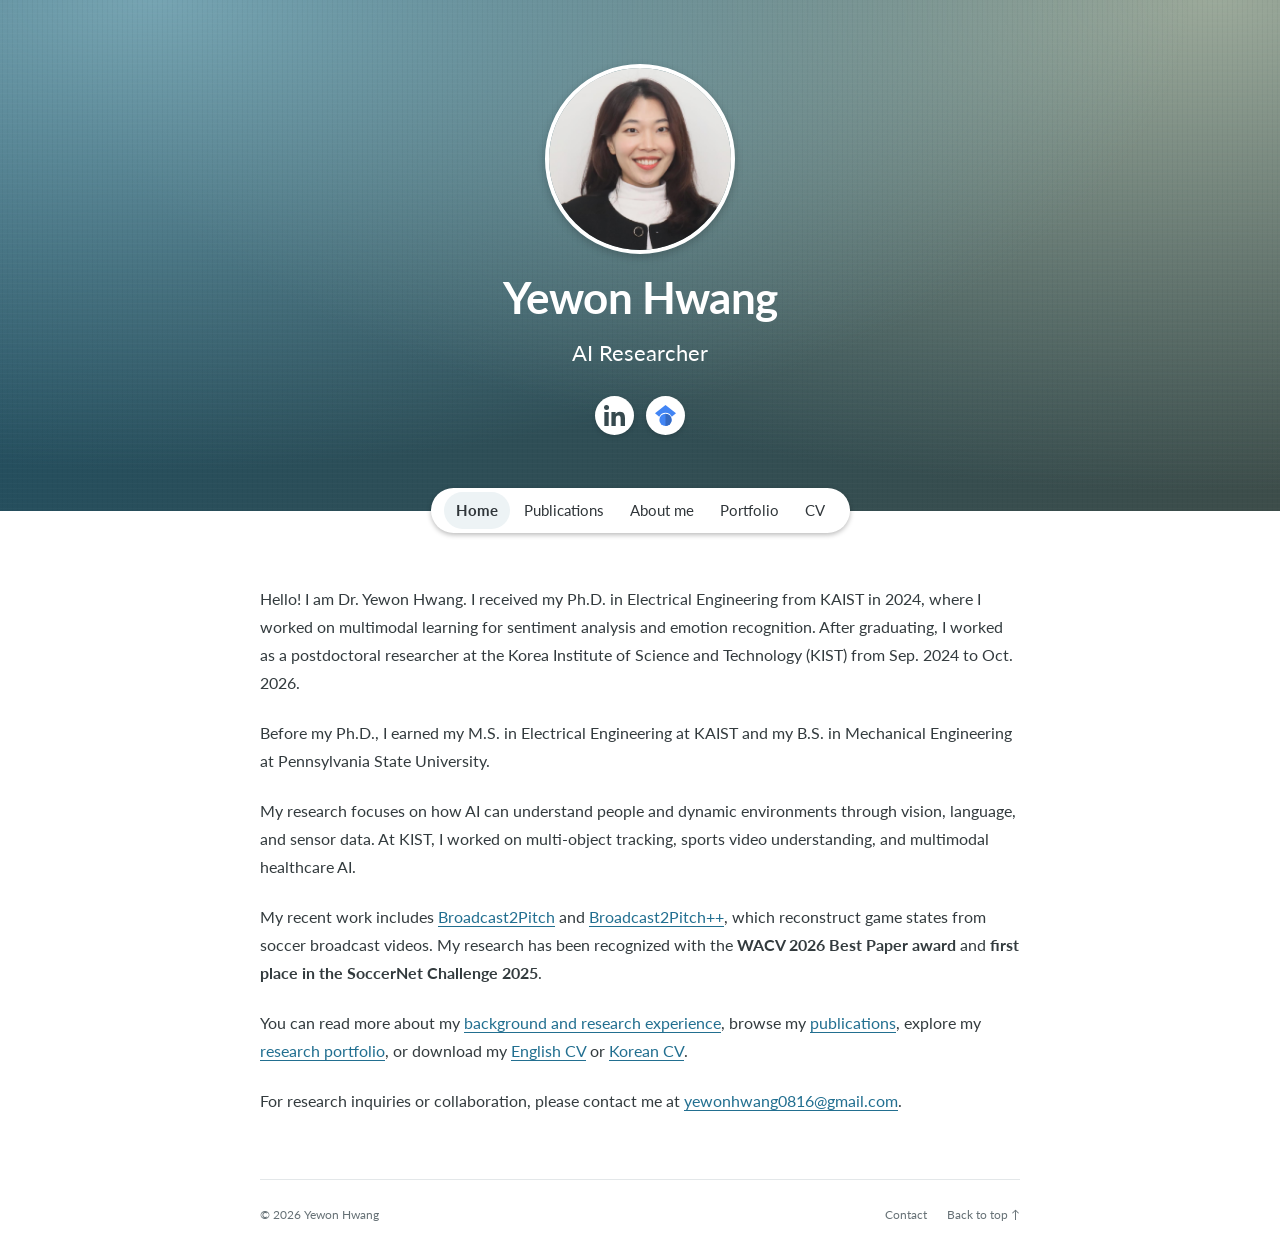
<file: index.html>
<!doctype html>
<html lang="en">
<head>
  <meta charset="utf-8">
  <meta name="viewport" content="width=device-width, initial-scale=1">
  <meta name="theme-color" content="#315b67">
  <meta name="description" content="Yewon Hwang, AI researcher. Computer vision, multimodal learning, and intelligent systems.">
  <title>Yewon Hwang</title>
  <link rel="icon" href="./assets/images/favicon.svg" type="image/svg+xml">
  <link rel="stylesheet" href="./assets/css/style.css?v=subtitle-23">
  <script src="./assets/js/script.js" defer></script>
</head>
<body>
<a class="skip-link" href="#main">Skip to content</a>
<header class="profile-header" id="top">
  <div class="profile">
    <a class="portrait-link" href="./index.html" aria-label="Yewon Hwang home"><img src="./assets/images/yewon.png" width="190" height="190" alt="Portrait of Yewon Hwang" fetchpriority="high"></a>
    <h1><a href="./index.html">Yewon Hwang</a></h1>
    <p class="profile-role">AI Researcher</p>
    <div class="social-links"><a href="https://www.linkedin.com/in/yhwang16/" aria-label="LinkedIn" title="LinkedIn"><svg viewBox="0 0 24 24" aria-hidden="true" fill="currentColor"><path d="M5.37 24H.39V7.98h4.98zM2.88 5.79A2.89 2.89 0 1 1 2.9 0a2.89 2.89 0 0 1-.02 5.79zM24 24h-4.97v-7.8c0-1.86-.04-4.25-2.59-4.25-2.59 0-2.99 2.02-2.99 4.12V24H8.48V7.98h4.77v2.19h.07c.66-1.26 2.29-2.59 4.71-2.59 5.04 0 5.97 3.32 5.97 7.63z"/></svg></a><a href="https://scholar.google.com/citations?user=3Ul3fwwAAAAJ&amp;hl=en" aria-label="Google Scholar" title="Google Scholar"><svg viewBox="0 0 24 24" aria-hidden="true"><path fill="#4285F4" d="M12 0 0 9.5l4.838 3.94A7.96 7.96 0 0 1 12 9a7.96 7.96 0 0 1 7.162 4.44L24 9.5z"/><circle fill="#4285F4" cx="12" cy="17" r="7"/><path fill="#356AC3" d="M12 10a7 7 0 0 1 0 14z"/></svg></a></div>
  </div>
</header>
<div class="nav-wrap"><nav aria-label="Main navigation"><a href="./index.html" aria-current="page">Home</a><a href="./publications.html">Publications</a><a href="./experience.html">About me</a><a href="./portfolio.html">Portfolio</a><a href="./cv.html">CV</a></nav></div>
<main id="main"><section id="about" class="home-intro" aria-label="About Yewon Hwang">
<p>Hello! I am Dr. Yewon Hwang. I received my Ph.D. in Electrical Engineering from KAIST in 2024, where I worked on multimodal learning for sentiment analysis and emotion recognition. After graduating, I worked as a postdoctoral researcher at the Korea Institute of Science and Technology (KIST) from Sep. 2024 to Oct. 2026.</p>
<p>Before my Ph.D., I earned my M.S. in Electrical Engineering at KAIST and my B.S. in Mechanical Engineering at Pennsylvania State University.</p>
<p>My research focuses on how AI can understand people and dynamic environments through vision, language, and sensor data. At KIST, I worked on multi-object tracking, sports video understanding, and multimodal healthcare AI.</p>
<p>My recent work includes <a href="./publications/broadcast2pitch.pdf">Broadcast2Pitch</a> and <a href="./publications/broadcast2pitch++.pdf">Broadcast2Pitch++</a>, which reconstruct game states from soccer broadcast videos. My research has been recognized with the <strong>WACV 2026 Best Paper award</strong> and <strong>first place in the SoccerNet Challenge 2025</strong>.</p>
<p>You can read more about my <a href="./experience.html">background and research experience</a>, browse my <a href="./publications.html">publications</a>, explore my <a href="./portfolio.html">research portfolio</a>, or download my <a href="./cv/cv_2026_en.pdf" download>English CV</a> or <a href="./cv/cv_2026_ko.pdf" download>Korean CV</a>.</p>
<p id="contact">For research inquiries or collaboration, please contact me at <a href="mailto:yewonhwang0816@gmail.com">yewonhwang0816@gmail.com</a>.</p>
</section></main>
<footer><p>© 2026 Yewon Hwang</p><a href="mailto:yewonhwang0816@gmail.com">Contact</a><a href="#top">Back to top ↑</a></footer>
</body>
</html>
</file>
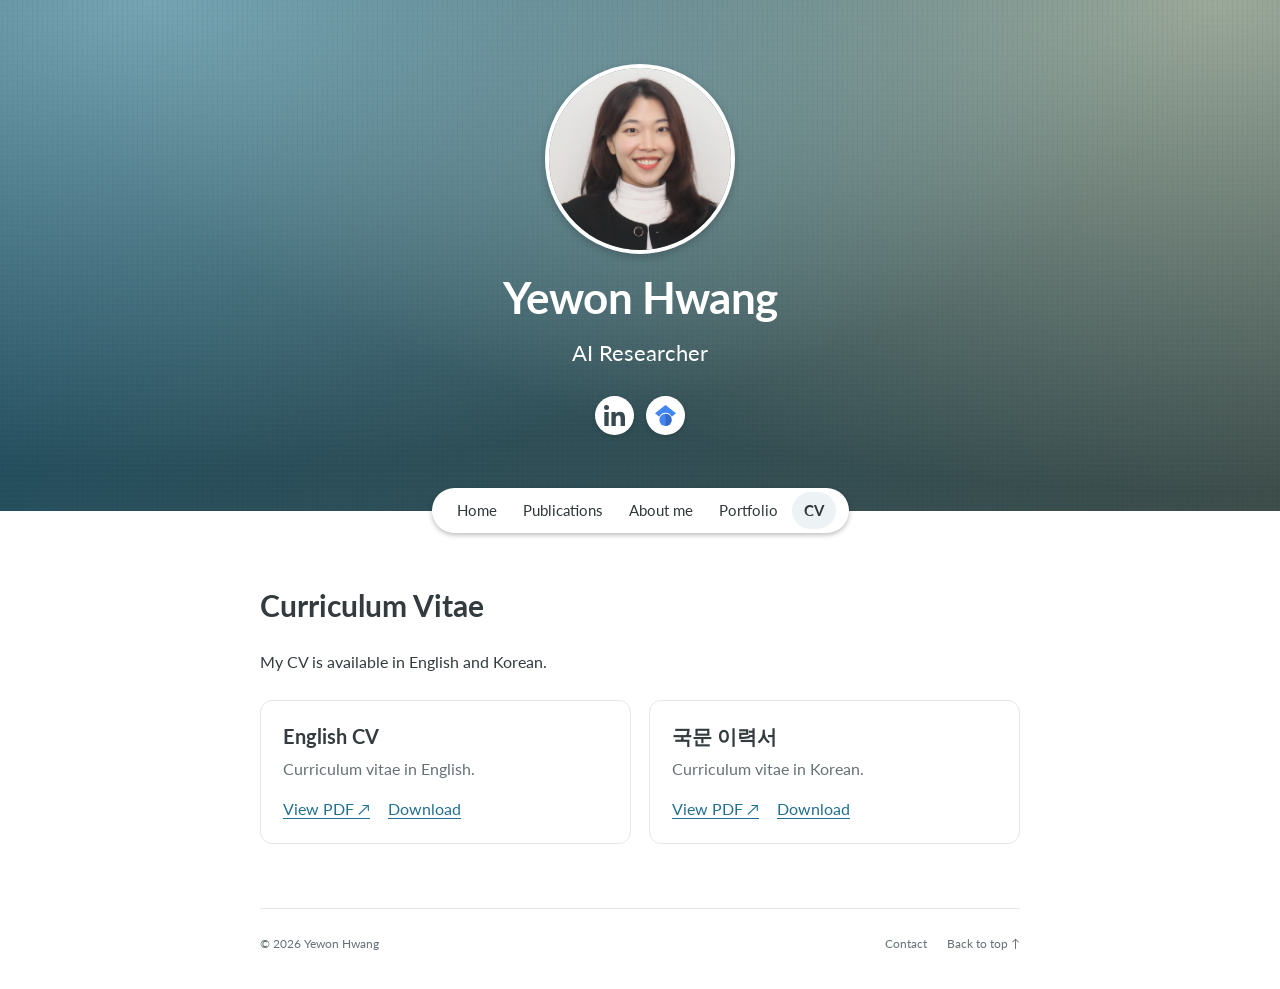
<file: cv.html>
<!doctype html>
<html lang="en">
<head>
  <meta charset="utf-8">
  <meta name="viewport" content="width=device-width, initial-scale=1">
  <meta name="theme-color" content="#315b67">
  <meta name="description" content="Yewon Hwang, AI researcher. Computer vision, multimodal learning, and intelligent systems.">
  <title>CV | Yewon Hwang</title>
  <link rel="icon" href="./assets/images/favicon.svg" type="image/svg+xml">
  <link rel="stylesheet" href="./assets/css/style.css?v=subtitle-23">
  <script src="./assets/js/script.js" defer></script>
</head>
<body>
<a class="skip-link" href="#main">Skip to content</a>
<header class="profile-header" id="top">
  <div class="profile">
    <a class="portrait-link" href="./index.html" aria-label="Yewon Hwang home"><img src="./assets/images/yewon.png" width="190" height="190" alt="Portrait of Yewon Hwang" fetchpriority="high"></a>
    <h1><a href="./index.html">Yewon Hwang</a></h1>
    <p class="profile-role">AI Researcher</p>
    <div class="social-links"><a href="https://www.linkedin.com/in/yhwang16/" aria-label="LinkedIn" title="LinkedIn"><svg viewBox="0 0 24 24" aria-hidden="true" fill="currentColor"><path d="M5.37 24H.39V7.98h4.98zM2.88 5.79A2.89 2.89 0 1 1 2.9 0a2.89 2.89 0 0 1-.02 5.79zM24 24h-4.97v-7.8c0-1.86-.04-4.25-2.59-4.25-2.59 0-2.99 2.02-2.99 4.12V24H8.48V7.98h4.77v2.19h.07c.66-1.26 2.29-2.59 4.71-2.59 5.04 0 5.97 3.32 5.97 7.63z"/></svg></a><a href="https://scholar.google.com/citations?user=3Ul3fwwAAAAJ&amp;hl=en" aria-label="Google Scholar" title="Google Scholar"><svg viewBox="0 0 24 24" aria-hidden="true"><path fill="#4285F4" d="M12 0 0 9.5l4.838 3.94A7.96 7.96 0 0 1 12 9a7.96 7.96 0 0 1 7.162 4.44L24 9.5z"/><circle fill="#4285F4" cx="12" cy="17" r="7"/><path fill="#356AC3" d="M12 10a7 7 0 0 1 0 14z"/></svg></a></div>
  </div>
</header>
<div class="nav-wrap"><nav aria-label="Main navigation"><a href="./index.html">Home</a><a href="./publications.html">Publications</a><a href="./experience.html">About me</a><a href="./portfolio.html">Portfolio</a><a href="./cv.html" aria-current="page">CV</a></nav></div>
<main id="main"><section class="doc-section" aria-labelledby="cv-title">
<h2 id="cv-title">Curriculum Vitae</h2>
<p>My CV is available in English and Korean.</p>
<div class="doc-cards">
<article class="doc-card"><h3>English CV</h3><p>Curriculum vitae in English.</p><p class="doc-links"><a href="./cv/cv_2026_en.pdf">View PDF ↗</a><a href="./cv/cv_2026_en.pdf" download>Download</a></p></article>
<article class="doc-card" lang="ko"><h3>국문 이력서</h3><p lang="en">Curriculum vitae in Korean.</p><p class="doc-links" lang="en"><a href="./cv/cv_2026_ko.pdf">View PDF ↗</a><a href="./cv/cv_2026_ko.pdf" download>Download</a></p></article>
</div>
</section></main>
<footer><p>© 2026 Yewon Hwang</p><a href="mailto:yewonhwang0816@gmail.com">Contact</a><a href="#top">Back to top ↑</a></footer>
</body>
</html>
</file>
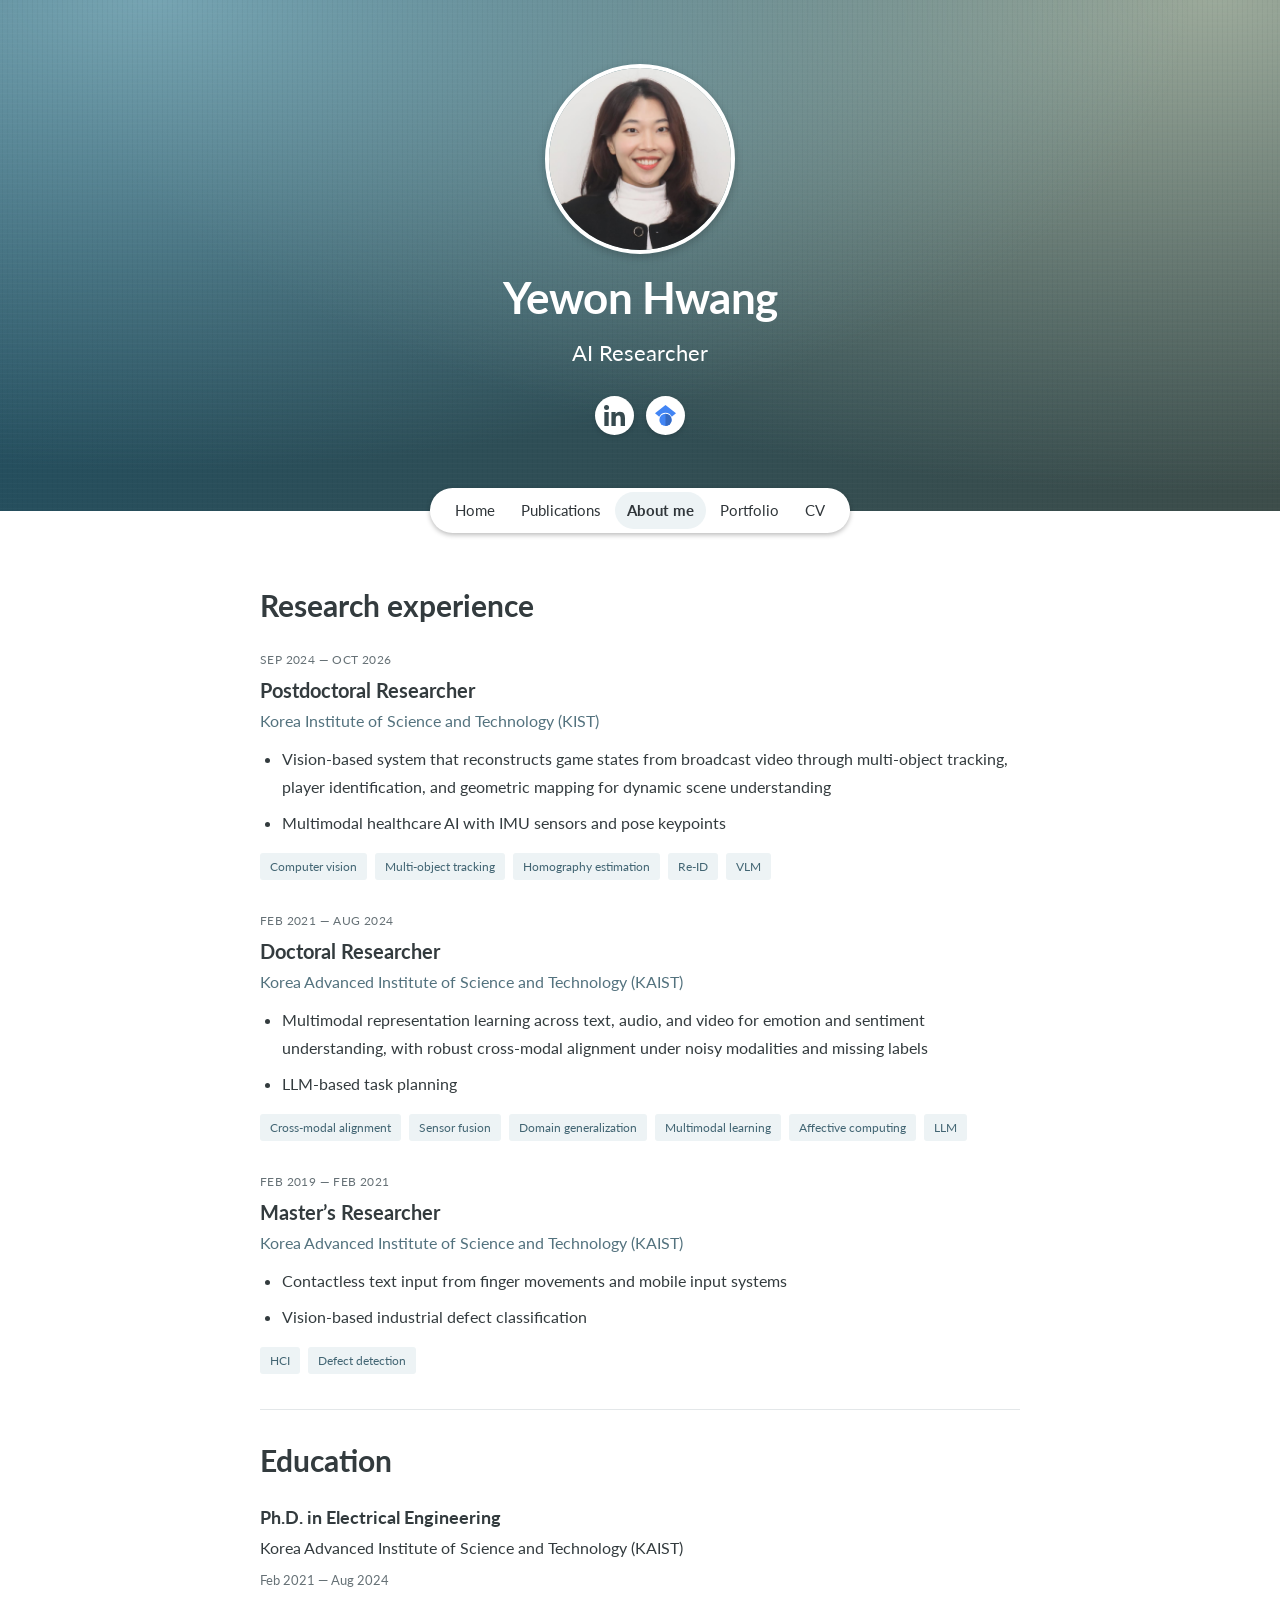
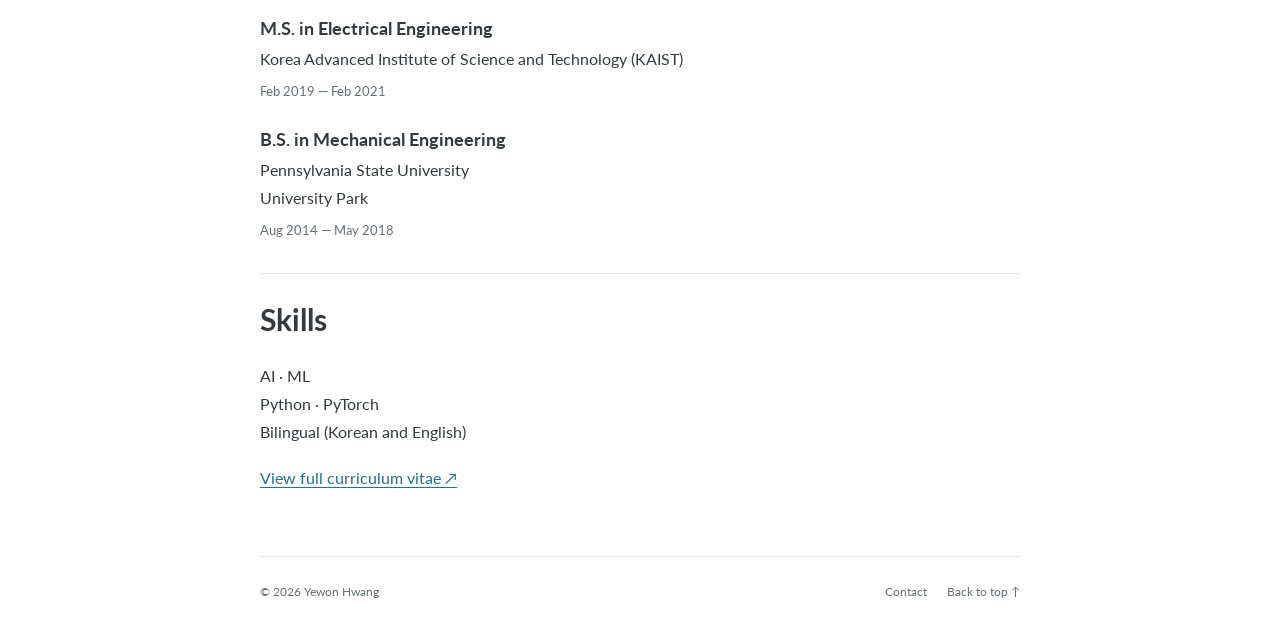
<file: experience.html>
<!doctype html>
<html lang="en">
<head>
  <meta charset="utf-8">
  <meta name="viewport" content="width=device-width, initial-scale=1">
  <meta name="theme-color" content="#315b67">
  <meta name="description" content="Yewon Hwang, AI researcher. Computer vision, multimodal learning, and intelligent systems.">
  <title>About me | Yewon Hwang</title>
  <link rel="icon" href="./assets/images/favicon.svg" type="image/svg+xml">
  <link rel="stylesheet" href="./assets/css/style.css?v=subtitle-23">
  <script src="./assets/js/script.js" defer></script>
</head>
<body>
<a class="skip-link" href="#main">Skip to content</a>
<header class="profile-header" id="top">
  <div class="profile">
    <a class="portrait-link" href="./index.html" aria-label="Yewon Hwang home"><img src="./assets/images/yewon.png" width="190" height="190" alt="Portrait of Yewon Hwang" fetchpriority="high"></a>
    <h1><a href="./index.html">Yewon Hwang</a></h1>
    <p class="profile-role">AI Researcher</p>
    <div class="social-links"><a href="https://www.linkedin.com/in/yhwang16/" aria-label="LinkedIn" title="LinkedIn"><svg viewBox="0 0 24 24" aria-hidden="true" fill="currentColor"><path d="M5.37 24H.39V7.98h4.98zM2.88 5.79A2.89 2.89 0 1 1 2.9 0a2.89 2.89 0 0 1-.02 5.79zM24 24h-4.97v-7.8c0-1.86-.04-4.25-2.59-4.25-2.59 0-2.99 2.02-2.99 4.12V24H8.48V7.98h4.77v2.19h.07c.66-1.26 2.29-2.59 4.71-2.59 5.04 0 5.97 3.32 5.97 7.63z"/></svg></a><a href="https://scholar.google.com/citations?user=3Ul3fwwAAAAJ&amp;hl=en" aria-label="Google Scholar" title="Google Scholar"><svg viewBox="0 0 24 24" aria-hidden="true"><path fill="#4285F4" d="M12 0 0 9.5l4.838 3.94A7.96 7.96 0 0 1 12 9a7.96 7.96 0 0 1 7.162 4.44L24 9.5z"/><circle fill="#4285F4" cx="12" cy="17" r="7"/><path fill="#356AC3" d="M12 10a7 7 0 0 1 0 14z"/></svg></a></div>
  </div>
</header>
<div class="nav-wrap"><nav aria-label="Main navigation"><a href="./index.html">Home</a><a href="./publications.html">Publications</a><a href="./experience.html" aria-current="page">About me</a><a href="./portfolio.html">Portfolio</a><a href="./cv.html">CV</a></nav></div>
<main id="main"><section id="experience" class="section career"><div><div class="section-heading"><h2>Research experience</h2></div><article class="timeline-entry"><p class="date">SEP 2024 — OCT 2026</p><h3>Postdoctoral Researcher</h3><p class="institution">Korea Institute of Science and Technology (KIST)</p><ul><li>Vision-based system that reconstructs game states from broadcast video through multi-object tracking, player identification, and geometric mapping for dynamic scene understanding</li><li>Multimodal healthcare AI with IMU sensors and pose keypoints</li></ul><div class="tags"><span>Computer vision</span><span>Multi-object tracking</span><span>Homography estimation</span><span>Re-ID</span><span>VLM</span></div></article>
<article class="timeline-entry"><p class="date">FEB 2021 — AUG 2024</p><h3>Doctoral Researcher</h3><p class="institution">Korea Advanced Institute of Science and Technology (KAIST)</p><ul><li>Multimodal representation learning across text, audio, and video for emotion and sentiment understanding, with robust cross-modal alignment under noisy modalities and missing labels</li><li>LLM-based task planning</li></ul><div class="tags"><span>Cross-modal alignment</span><span>Sensor fusion</span><span>Domain generalization</span><span>Multimodal learning</span><span>Affective computing</span><span>LLM</span></div></article>
<article class="timeline-entry"><p class="date">FEB 2019 — FEB 2021</p><h3>Master’s Researcher</h3><p class="institution">Korea Advanced Institute of Science and Technology (KAIST)</p><ul><li>Contactless text input from finger movements and mobile input systems</li><li>Vision-based industrial defect classification</li></ul><div class="tags"><span>HCI</span><span>Defect detection</span></div></article></div><aside id="education" class="education-panel"><h2>Education</h2><h3>Ph.D. in Electrical Engineering</h3><p>Korea Advanced Institute of Science and Technology (KAIST)</p><span>Feb 2021 — Aug 2024</span><h3>M.S. in Electrical Engineering</h3><p>Korea Advanced Institute of Science and Technology (KAIST)</p><span>Feb 2019 — Feb 2021</span><h3>B.S. in Mechanical Engineering</h3><p>Pennsylvania State University<br>University Park</p><span>Aug 2014 — May 2018</span><div class="panel-bottom"><h2>Skills</h2><p>AI · ML<br>Python · PyTorch<br>Bilingual (Korean and English)</p><a class="text-link" href="./cv.html">View full curriculum vitae ↗</a></div></aside></section></main>
<footer><p>© 2026 Yewon Hwang</p><a href="mailto:yewonhwang0816@gmail.com">Contact</a><a href="#top">Back to top ↑</a></footer>
</body>
</html>
</file>
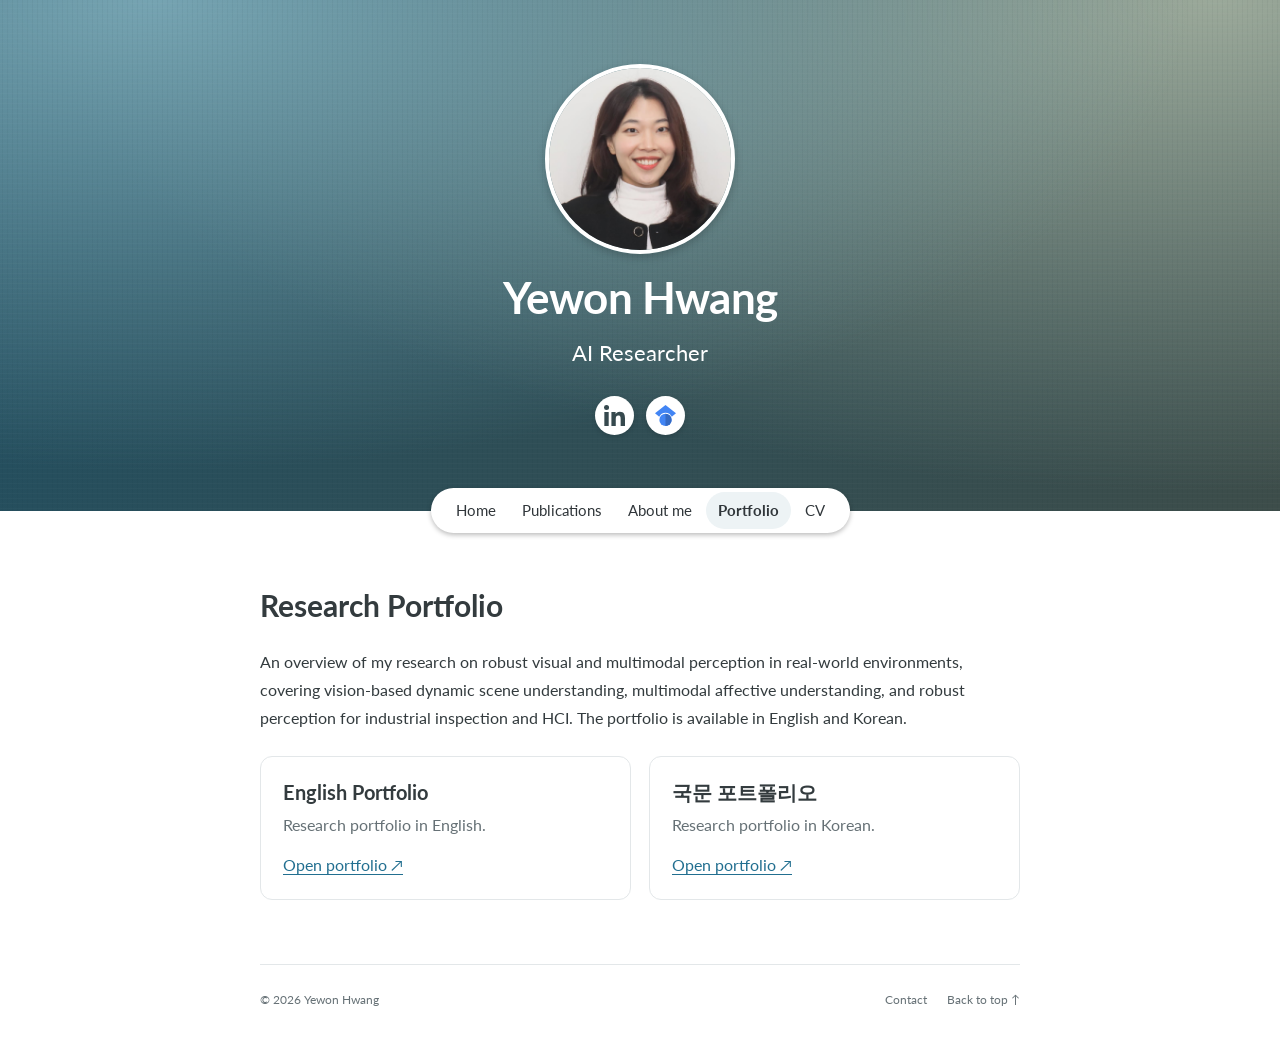
<file: portfolio.html>
<!doctype html>
<html lang="en">
<head>
  <meta charset="utf-8">
  <meta name="viewport" content="width=device-width, initial-scale=1">
  <meta name="theme-color" content="#315b67">
  <meta name="description" content="Yewon Hwang, AI researcher. Computer vision, multimodal learning, and intelligent systems.">
  <title>Portfolio | Yewon Hwang</title>
  <link rel="icon" href="./assets/images/favicon.svg" type="image/svg+xml">
  <link rel="stylesheet" href="./assets/css/style.css?v=subtitle-23">
  <script src="./assets/js/script.js" defer></script>
</head>
<body>
<a class="skip-link" href="#main">Skip to content</a>
<header class="profile-header" id="top">
  <div class="profile">
    <a class="portrait-link" href="./index.html" aria-label="Yewon Hwang home"><img src="./assets/images/yewon.png" width="190" height="190" alt="Portrait of Yewon Hwang" fetchpriority="high"></a>
    <h1><a href="./index.html">Yewon Hwang</a></h1>
    <p class="profile-role">AI Researcher</p>
    <div class="social-links"><a href="https://www.linkedin.com/in/yhwang16/" aria-label="LinkedIn" title="LinkedIn"><svg viewBox="0 0 24 24" aria-hidden="true" fill="currentColor"><path d="M5.37 24H.39V7.98h4.98zM2.88 5.79A2.89 2.89 0 1 1 2.9 0a2.89 2.89 0 0 1-.02 5.79zM24 24h-4.97v-7.8c0-1.86-.04-4.25-2.59-4.25-2.59 0-2.99 2.02-2.99 4.12V24H8.48V7.98h4.77v2.19h.07c.66-1.26 2.29-2.59 4.71-2.59 5.04 0 5.97 3.32 5.97 7.63z"/></svg></a><a href="https://scholar.google.com/citations?user=3Ul3fwwAAAAJ&amp;hl=en" aria-label="Google Scholar" title="Google Scholar"><svg viewBox="0 0 24 24" aria-hidden="true"><path fill="#4285F4" d="M12 0 0 9.5l4.838 3.94A7.96 7.96 0 0 1 12 9a7.96 7.96 0 0 1 7.162 4.44L24 9.5z"/><circle fill="#4285F4" cx="12" cy="17" r="7"/><path fill="#356AC3" d="M12 10a7 7 0 0 1 0 14z"/></svg></a></div>
  </div>
</header>
<div class="nav-wrap"><nav aria-label="Main navigation"><a href="./index.html">Home</a><a href="./publications.html">Publications</a><a href="./experience.html">About me</a><a href="./portfolio.html" aria-current="page">Portfolio</a><a href="./cv.html">CV</a></nav></div>
<main id="main"><section class="doc-section" aria-labelledby="portfolio-title">
<h2 id="portfolio-title">Research Portfolio</h2>
<p>An overview of my research on robust visual and multimodal perception in real-world environments, covering vision-based dynamic scene understanding, multimodal affective understanding, and robust perception for industrial inspection and HCI. The portfolio is available in English and Korean.</p>
<div class="doc-cards">
<article class="doc-card"><h3>English Portfolio</h3><p>Research portfolio in English.</p><p class="doc-links"><a href="./portfolio/portfolio_integrated_en.html">Open portfolio ↗</a></p></article>
<article class="doc-card" lang="ko"><h3>국문 포트폴리오</h3><p lang="en">Research portfolio in Korean.</p><p class="doc-links" lang="en"><a href="./portfolio/portfolio_integrated.html">Open portfolio ↗</a></p></article>
</div>
</section></main>
<footer><p>© 2026 Yewon Hwang</p><a href="mailto:yewonhwang0816@gmail.com">Contact</a><a href="#top">Back to top ↑</a></footer>
</body>
</html>
</file>
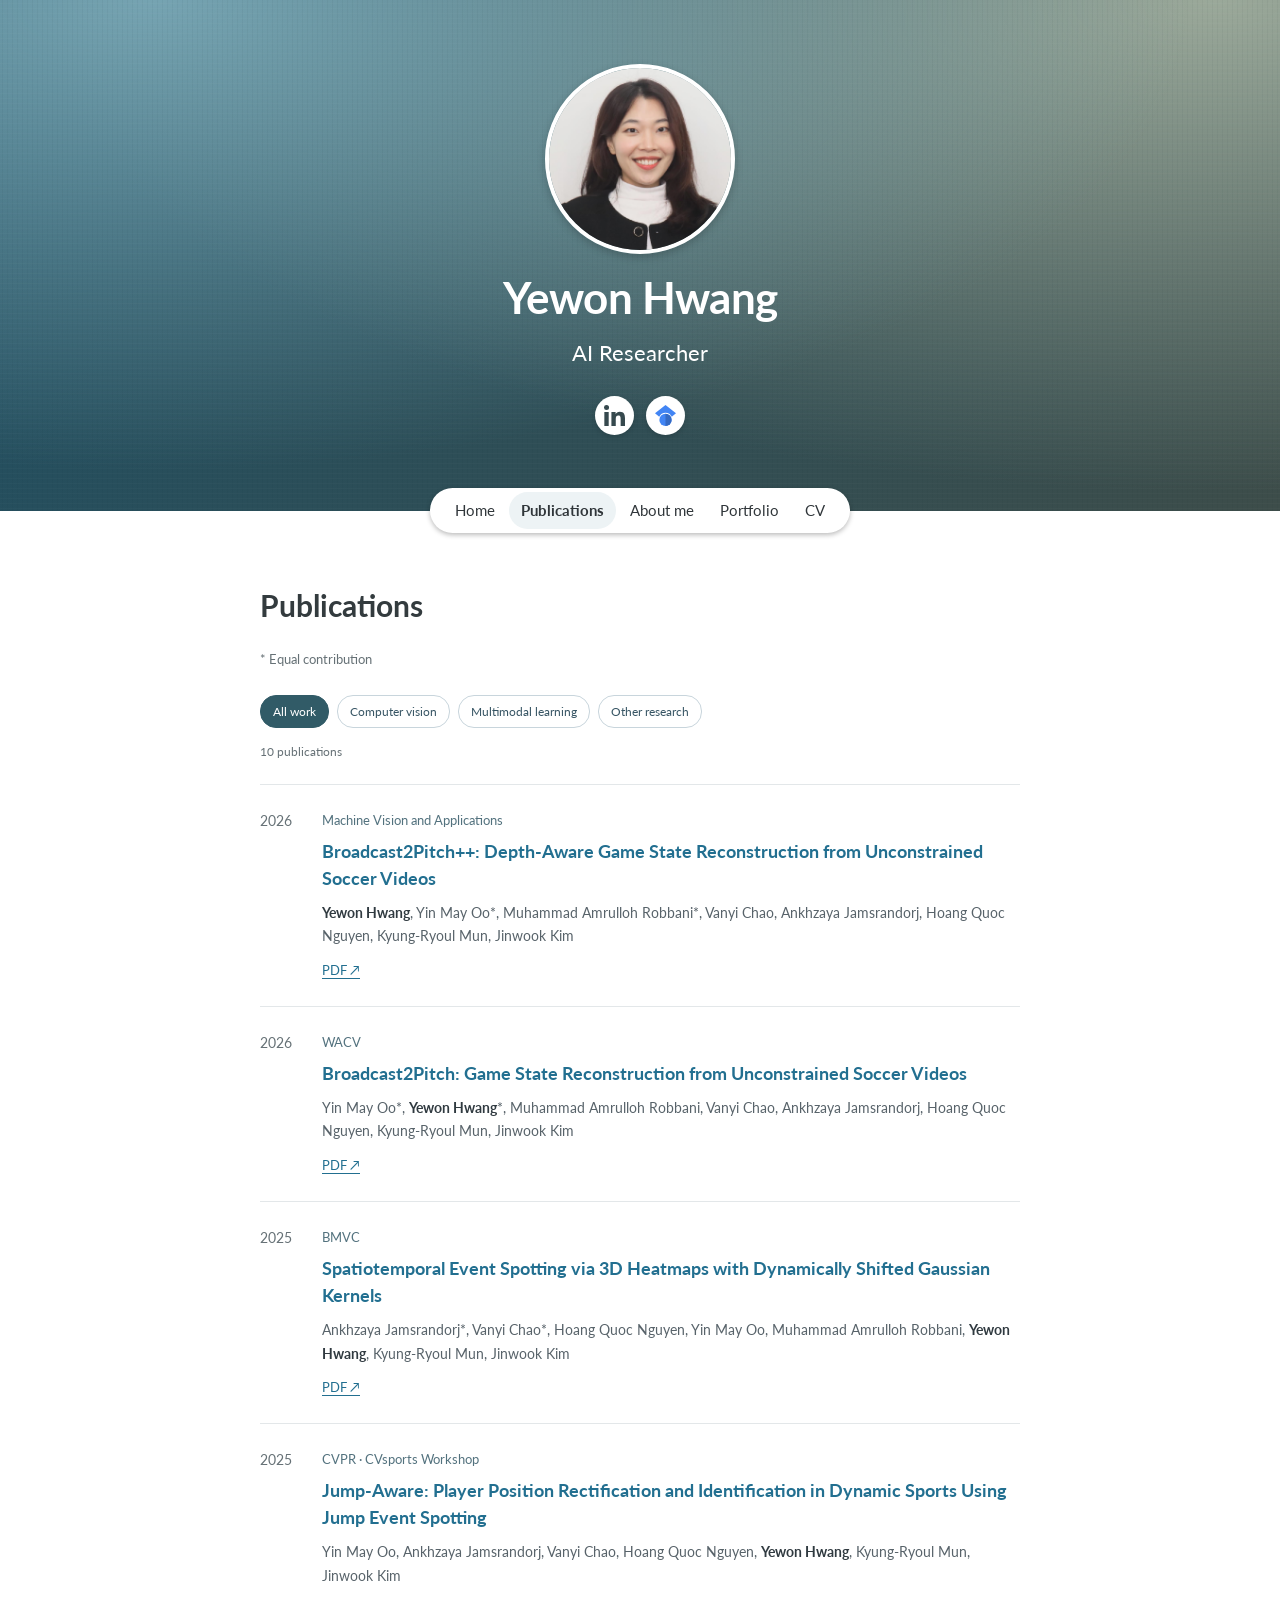
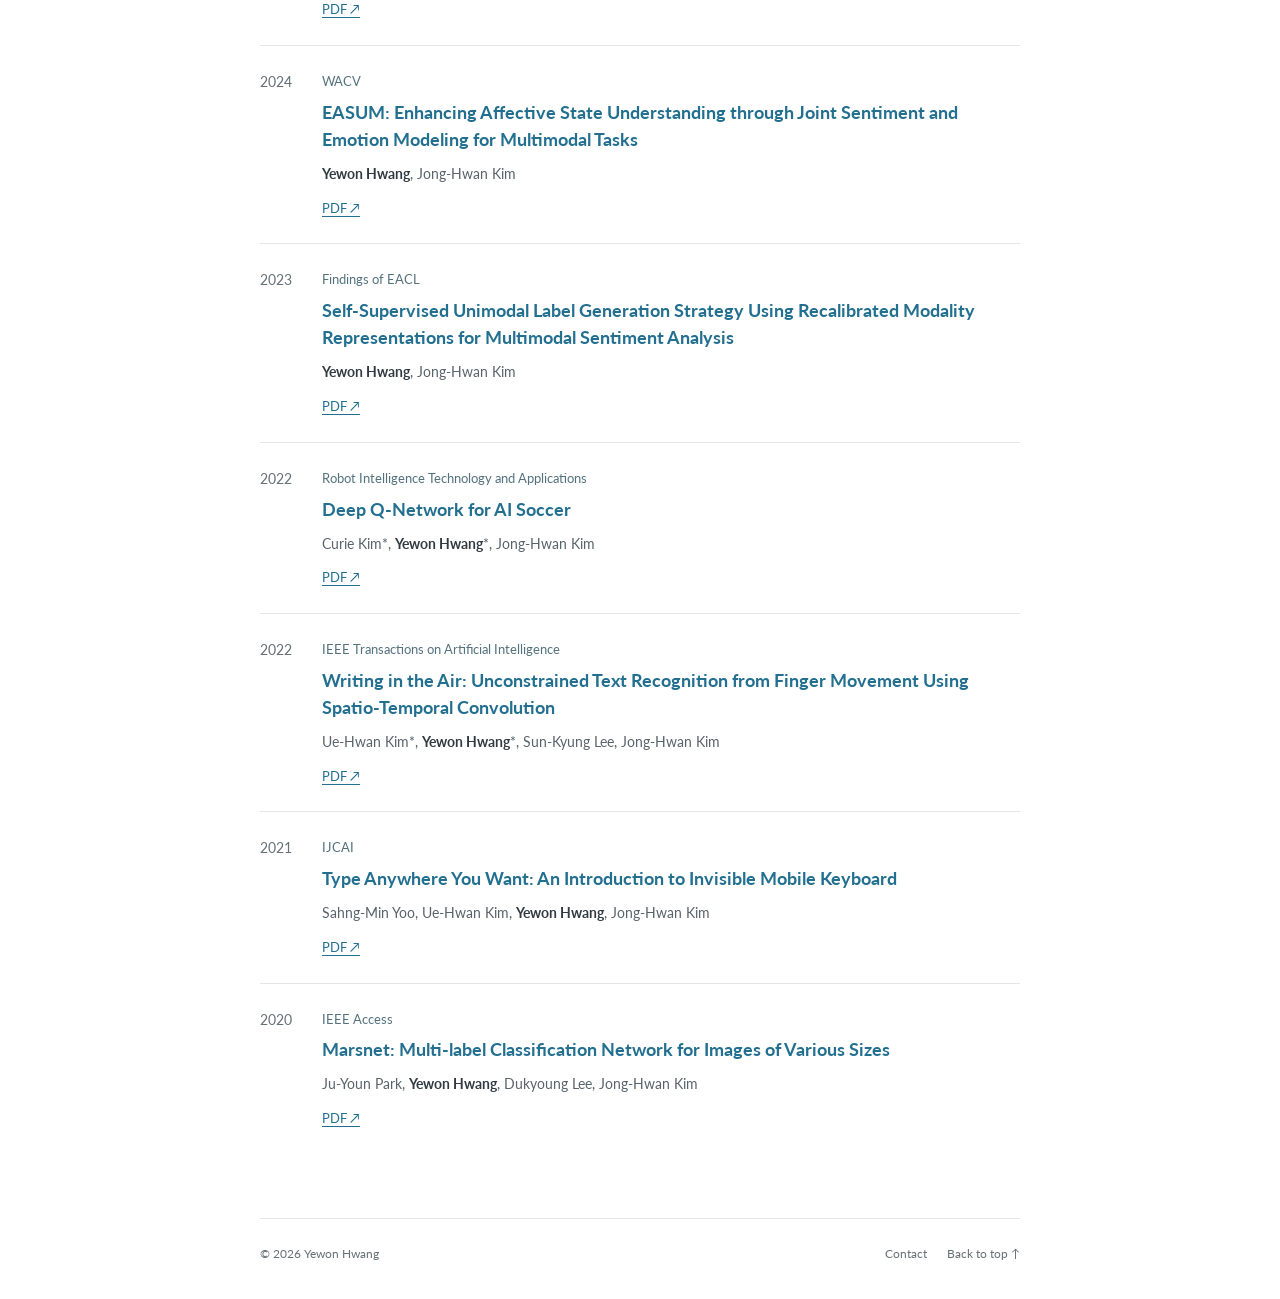
<file: publications.html>
<!doctype html>
<html lang="en">
<head>
  <meta charset="utf-8">
  <meta name="viewport" content="width=device-width, initial-scale=1">
  <meta name="theme-color" content="#315b67">
  <meta name="description" content="Yewon Hwang, AI researcher. Computer vision, multimodal learning, and intelligent systems.">
  <title>Publications | Yewon Hwang</title>
  <link rel="icon" href="./assets/images/favicon.svg" type="image/svg+xml">
  <link rel="stylesheet" href="./assets/css/style.css?v=subtitle-23">
  <script src="./assets/js/script.js" defer></script>
</head>
<body>
<a class="skip-link" href="#main">Skip to content</a>
<header class="profile-header" id="top">
  <div class="profile">
    <a class="portrait-link" href="./index.html" aria-label="Yewon Hwang home"><img src="./assets/images/yewon.png" width="190" height="190" alt="Portrait of Yewon Hwang" fetchpriority="high"></a>
    <h1><a href="./index.html">Yewon Hwang</a></h1>
    <p class="profile-role">AI Researcher</p>
    <div class="social-links"><a href="https://www.linkedin.com/in/yhwang16/" aria-label="LinkedIn" title="LinkedIn"><svg viewBox="0 0 24 24" aria-hidden="true" fill="currentColor"><path d="M5.37 24H.39V7.98h4.98zM2.88 5.79A2.89 2.89 0 1 1 2.9 0a2.89 2.89 0 0 1-.02 5.79zM24 24h-4.97v-7.8c0-1.86-.04-4.25-2.59-4.25-2.59 0-2.99 2.02-2.99 4.12V24H8.48V7.98h4.77v2.19h.07c.66-1.26 2.29-2.59 4.71-2.59 5.04 0 5.97 3.32 5.97 7.63z"/></svg></a><a href="https://scholar.google.com/citations?user=3Ul3fwwAAAAJ&amp;hl=en" aria-label="Google Scholar" title="Google Scholar"><svg viewBox="0 0 24 24" aria-hidden="true"><path fill="#4285F4" d="M12 0 0 9.5l4.838 3.94A7.96 7.96 0 0 1 12 9a7.96 7.96 0 0 1 7.162 4.44L24 9.5z"/><circle fill="#4285F4" cx="12" cy="17" r="7"/><path fill="#356AC3" d="M12 10a7 7 0 0 1 0 14z"/></svg></a></div>
  </div>
</header>
<div class="nav-wrap"><nav aria-label="Main navigation"><a href="./index.html">Home</a><a href="./publications.html" aria-current="page">Publications</a><a href="./experience.html">About me</a><a href="./portfolio.html">Portfolio</a><a href="./cv.html">CV</a></nav></div>
<main id="main"><section id="publication" class="section"><div class="section-heading split-heading"><div><h2>Publications</h2></div><p class="section-note">* Equal contribution</p></div><div class="publication-tools" hidden><div class="filters" role="group" aria-label="Filter publications"><button type="button" class="active" data-filter="all" aria-pressed="true">All work</button><button type="button" data-filter="Computer vision" aria-pressed="false">Computer vision</button><button type="button" data-filter="Multimodal learning" aria-pressed="false">Multimodal learning</button><button type="button" data-filter="other" aria-pressed="false">Other research</button></div><span id="paper-count" role="status" aria-live="polite">10 publications</span></div><div class="publication-list"><article class="paper" data-topic="Computer vision"><div class="paper-year">2026</div><div><p class="venue">Machine Vision and Applications</p><h3><a href="./publications/broadcast2pitch++.pdf">Broadcast2Pitch++: Depth-Aware Game State Reconstruction from Unconstrained Soccer Videos</a></h3><p class="authors"><strong>Yewon Hwang</strong>, Yin May Oo*, Muhammad Amrulloh Robbani*, Vanyi Chao, Ankhzaya Jamsrandorj, Hoang Quoc Nguyen, Kyung-Ryoul Mun, Jinwook Kim</p></div><a class="paper-link" href="./publications/broadcast2pitch++.pdf" aria-label="Read Broadcast2Pitch++: Depth-Aware Game State Reconstruction from Unconstrained Soccer Videos (PDF)">PDF <span aria-hidden="true">↗</span></a></article>
<article class="paper" data-topic="Computer vision"><div class="paper-year">2026</div><div><p class="venue">WACV</p><h3><a href="./publications/broadcast2pitch.pdf">Broadcast2Pitch: Game State Reconstruction from Unconstrained Soccer Videos</a></h3><p class="authors">Yin May Oo*, <strong>Yewon Hwang</strong>*, Muhammad Amrulloh Robbani, Vanyi Chao, Ankhzaya Jamsrandorj, Hoang Quoc Nguyen, Kyung-Ryoul Mun, Jinwook Kim</p></div><a class="paper-link" href="./publications/broadcast2pitch.pdf" aria-label="Read Broadcast2Pitch: Game State Reconstruction from Unconstrained Soccer Videos (PDF)">PDF <span aria-hidden="true">↗</span></a></article>
<article class="paper" data-topic="Computer vision"><div class="paper-year">2025</div><div><p class="venue">BMVC</p><h3><a href="./publications/bmvc.pdf">Spatiotemporal Event Spotting via 3D Heatmaps with Dynamically Shifted Gaussian Kernels</a></h3><p class="authors">Ankhzaya Jamsrandorj*, Vanyi Chao*, Hoang Quoc Nguyen, Yin May Oo, Muhammad Amrulloh Robbani, <strong>Yewon Hwang</strong>, Kyung-Ryoul Mun, Jinwook Kim</p></div><a class="paper-link" href="./publications/bmvc.pdf" aria-label="Read Spatiotemporal Event Spotting via 3D Heatmaps with Dynamically Shifted Gaussian Kernels (PDF)">PDF <span aria-hidden="true">↗</span></a></article>
<article class="paper" data-topic="Computer vision"><div class="paper-year">2025</div><div><p class="venue">CVPR · CVsports Workshop</p><h3><a href="./publications/cvpr_workshop.pdf">Jump-Aware: Player Position Rectification and Identification in Dynamic Sports Using Jump Event Spotting</a></h3><p class="authors">Yin May Oo, Ankhzaya Jamsrandorj, Vanyi Chao, Hoang Quoc Nguyen, <strong>Yewon Hwang</strong>, Kyung-Ryoul Mun, Jinwook Kim</p></div><a class="paper-link" href="./publications/cvpr_workshop.pdf" aria-label="Read Jump-Aware: Player Position Rectification and Identification in Dynamic Sports Using Jump Event Spotting (PDF)">PDF <span aria-hidden="true">↗</span></a></article>
<article class="paper" data-topic="Multimodal learning"><div class="paper-year">2024</div><div><p class="venue">WACV</p><h3><a href="./publications/easum.pdf">EASUM: Enhancing Affective State Understanding through Joint Sentiment and Emotion Modeling for Multimodal Tasks</a></h3><p class="authors"><strong>Yewon Hwang</strong>, Jong-Hwan Kim</p></div><a class="paper-link" href="./publications/easum.pdf" aria-label="Read EASUM: Enhancing Affective State Understanding through Joint Sentiment and Emotion Modeling for Multimodal Tasks (PDF)">PDF <span aria-hidden="true">↗</span></a></article>
<article class="paper" data-topic="Multimodal learning"><div class="paper-year">2023</div><div><p class="venue">Findings of EACL</p><h3><a href="./publications/sugrm.pdf">Self-Supervised Unimodal Label Generation Strategy Using Recalibrated Modality Representations for Multimodal Sentiment Analysis</a></h3><p class="authors"><strong>Yewon Hwang</strong>, Jong-Hwan Kim</p></div><a class="paper-link" href="./publications/sugrm.pdf" aria-label="Read Self-Supervised Unimodal Label Generation Strategy Using Recalibrated Modality Representations for Multimodal Sentiment Analysis (PDF)">PDF <span aria-hidden="true">↗</span></a></article>
<article class="paper" data-topic="Reinforcement learning"><div class="paper-year">2022</div><div><p class="venue">Robot Intelligence Technology and Applications</p><h3><a href="./publications/ai_soccer.pdf">Deep Q-Network for AI Soccer</a></h3><p class="authors">Curie Kim*, <strong>Yewon Hwang</strong>*, Jong-Hwan Kim</p></div><a class="paper-link" href="./publications/ai_soccer.pdf" aria-label="Read Deep Q-Network for AI Soccer (PDF)">PDF <span aria-hidden="true">↗</span></a></article>
<article class="paper" data-topic="Human–computer interaction"><div class="paper-year">2022</div><div><p class="venue">IEEE Transactions on Artificial Intelligence</p><h3><a href="./publications/wita.pdf">Writing in the Air: Unconstrained Text Recognition from Finger Movement Using Spatio-Temporal Convolution</a></h3><p class="authors">Ue-Hwan Kim*, <strong>Yewon Hwang</strong>*, Sun-Kyung Lee, Jong-Hwan Kim</p></div><a class="paper-link" href="./publications/wita.pdf" aria-label="Read Writing in the Air: Unconstrained Text Recognition from Finger Movement Using Spatio-Temporal Convolution (PDF)">PDF <span aria-hidden="true">↗</span></a></article>
<article class="paper" data-topic="Human–computer interaction"><div class="paper-year">2021</div><div><p class="venue">IJCAI</p><h3><a href="./publications/type_anywhere_you_want.pdf">Type Anywhere You Want: An Introduction to Invisible Mobile Keyboard</a></h3><p class="authors">Sahng-Min Yoo, Ue-Hwan Kim, <strong>Yewon Hwang</strong>, Jong-Hwan Kim</p></div><a class="paper-link" href="./publications/type_anywhere_you_want.pdf" aria-label="Read Type Anywhere You Want: An Introduction to Invisible Mobile Keyboard (PDF)">PDF <span aria-hidden="true">↗</span></a></article>
<article class="paper" data-topic="Computer vision"><div class="paper-year">2020</div><div><p class="venue">IEEE Access</p><h3><a href="./publications/marsnet.pdf">Marsnet: Multi-label Classification Network for Images of Various Sizes</a></h3><p class="authors">Ju-Youn Park, <strong>Yewon Hwang</strong>, Dukyoung Lee, Jong-Hwan Kim</p></div><a class="paper-link" href="./publications/marsnet.pdf" aria-label="Read Marsnet: Multi-label Classification Network for Images of Various Sizes (PDF)">PDF <span aria-hidden="true">↗</span></a></article></div></section></main>
<footer><p>© 2026 Yewon Hwang</p><a href="mailto:yewonhwang0816@gmail.com">Contact</a><a href="#top">Back to top ↑</a></footer>
</body>
</html>
</file>
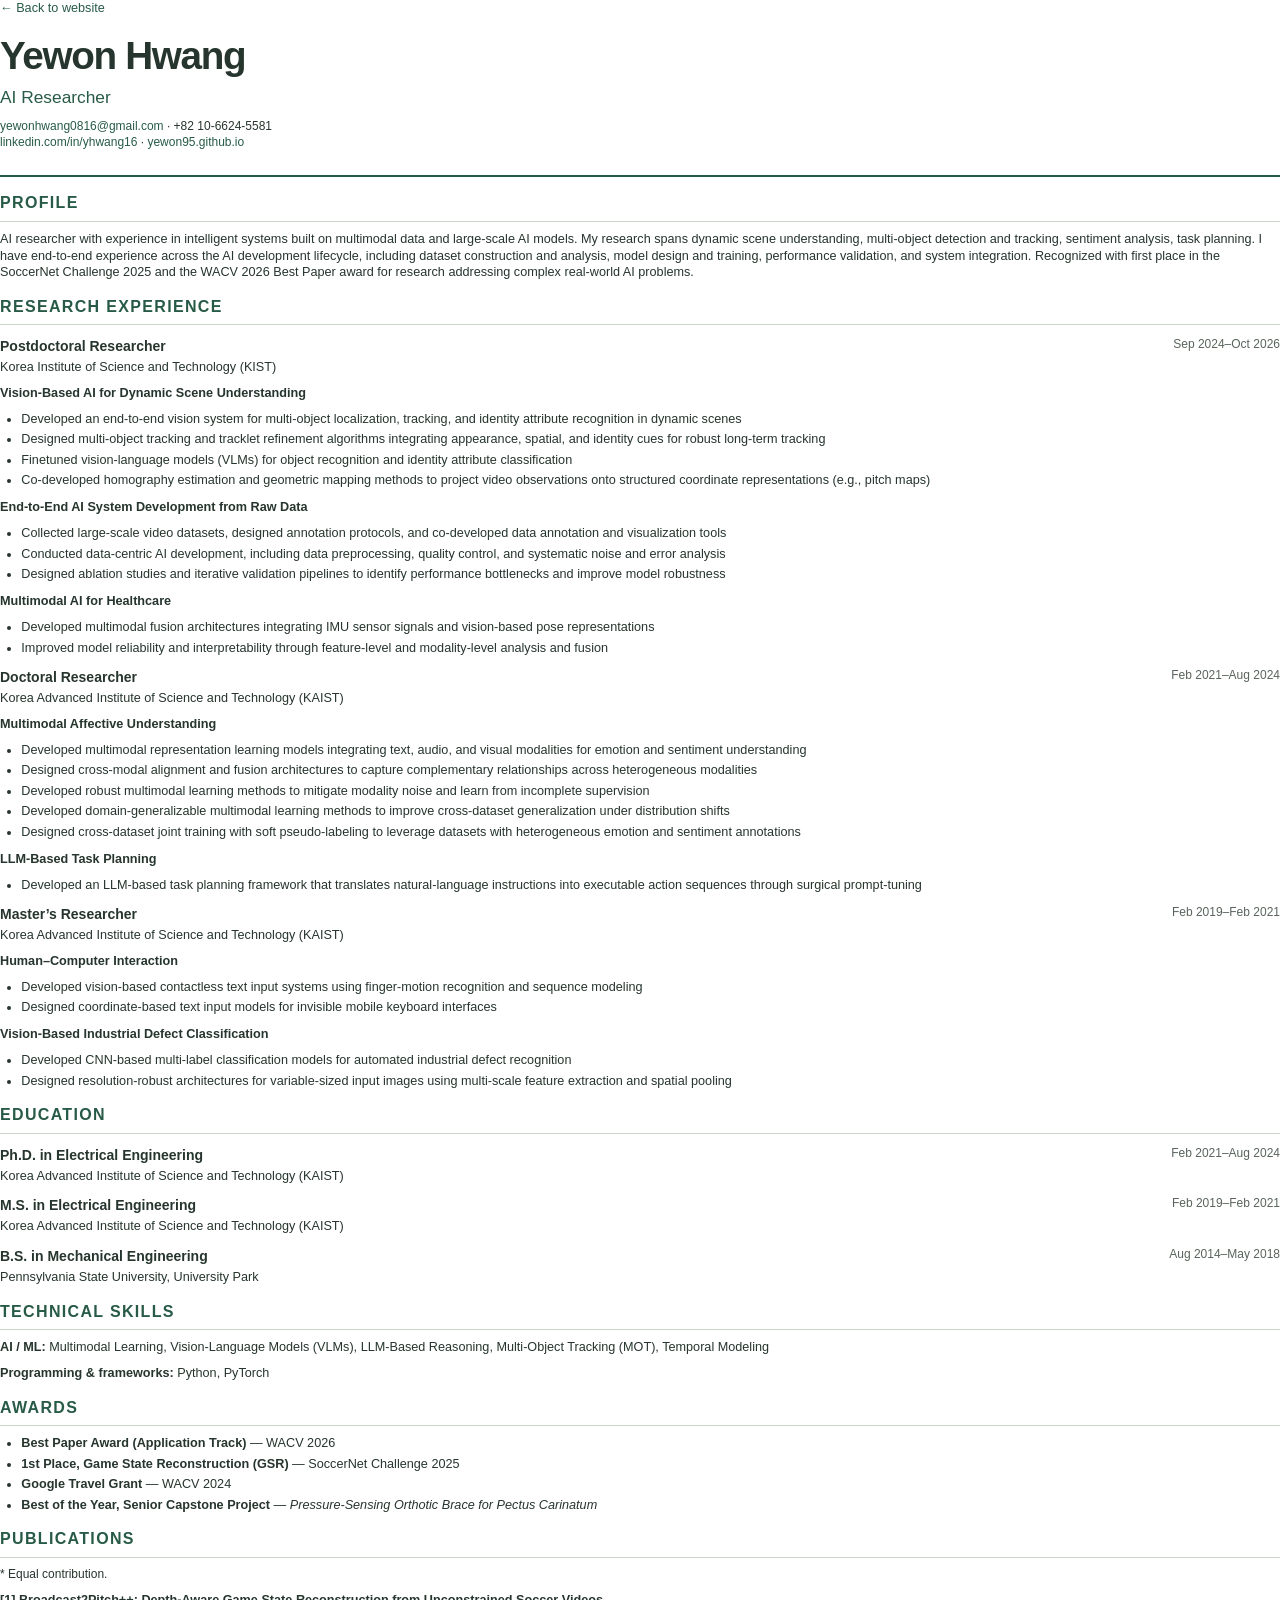
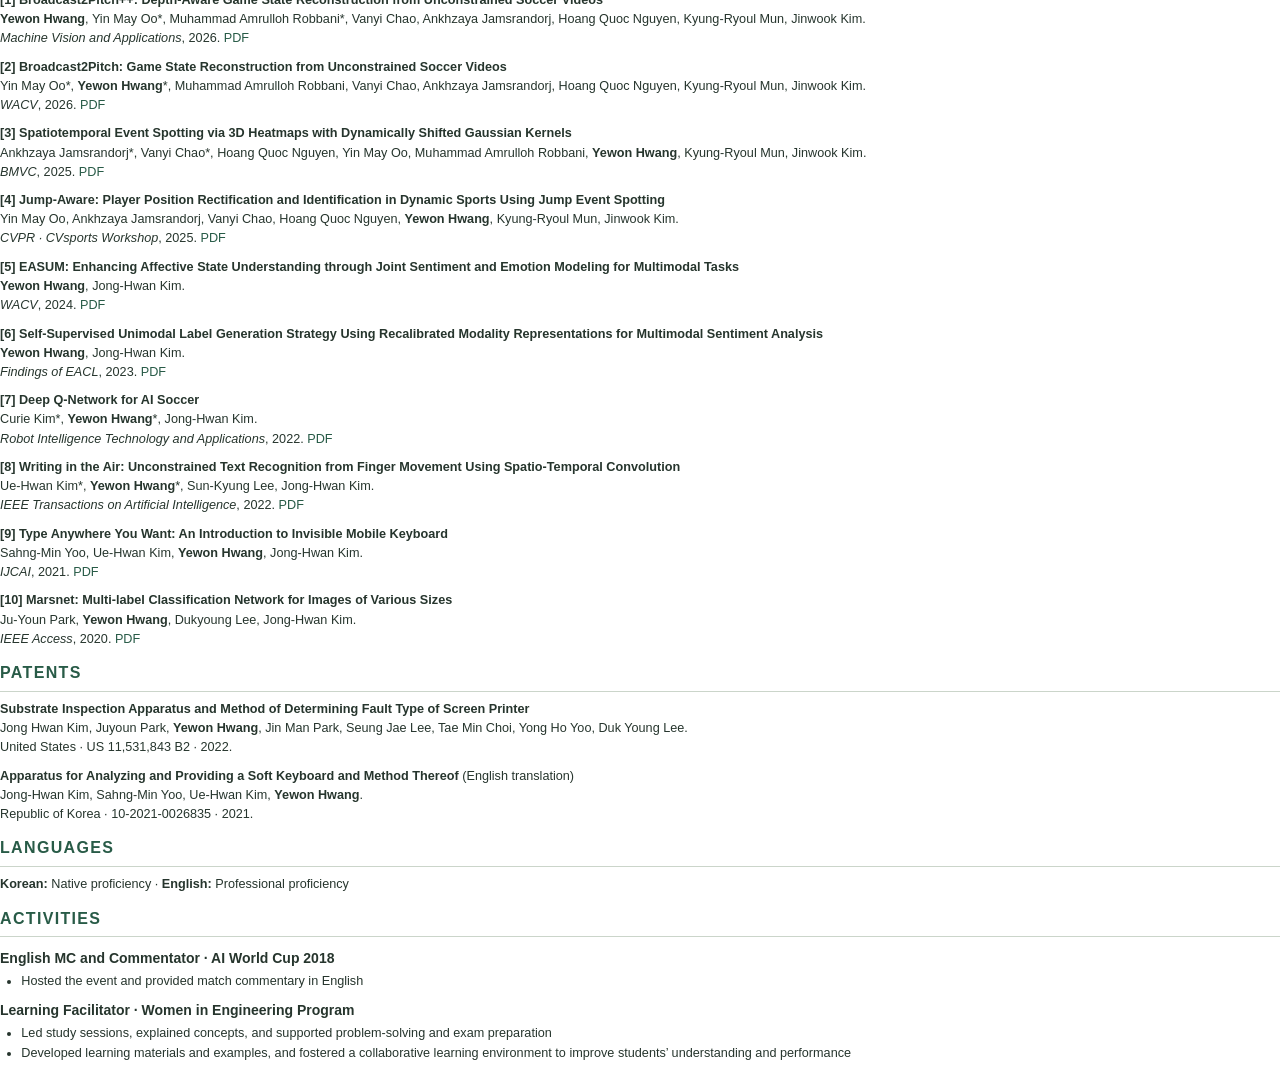
<file: cv/cv_2026_en.html>
<!doctype html><html lang="en"><head><meta charset="utf-8"><meta name="viewport" content="width=device-width, initial-scale=1"><title>Yewon Hwang — Curriculum Vitae</title><style>@page{size:A4;margin:15mm 18mm}*{box-sizing:border-box}body{font:9.5pt/1.3 Arial,sans-serif;color:#26352d;margin:0}h1{font-size:29pt;letter-spacing:-1pt;margin:0}h2{font-size:12pt;color:#285b47;text-transform:uppercase;letter-spacing:1pt;border-bottom:1px solid #cbd5ca;padding-bottom:5pt;margin:12pt 0 7pt}h3{font-size:10.5pt;margin:9pt 0 2pt}p{margin:3pt 0 7pt}ul{padding-left:16pt;margin:4pt 0 8pt}li{margin:3pt 0}a{color:#285b47;text-decoration:none}.subtitle{font-size:13pt;color:#285b47}.contact{font-size:9pt;margin-top:8pt}.date{float:right;font-size:9pt;font-weight:400;color:#58645c}.pub{margin-bottom:9pt;break-inside:avoid}.pub p{margin:2pt 0}.page{break-before:page}.small{font-size:9pt}.role{break-inside:avoid}header{border-bottom:2pt solid #285b47;padding-bottom:12pt}.print-link{display:block;margin-bottom:15px}@media print{.print-link{display:none}}</style></head><body><a class="print-link" href="../index.html">← Back to website</a><header><h1>Yewon Hwang</h1><p class="subtitle">AI Researcher</p><p class="contact"><a href="mailto:yewonhwang0816@gmail.com">yewonhwang0816@gmail.com</a> · +82 10-6624-5581<br><a href="https://www.linkedin.com/in/yhwang16/">linkedin.com/in/yhwang16</a> · <a href="https://yewon95.github.io">yewon95.github.io</a></p></header>
<h2>Profile</h2><p>AI researcher with experience in intelligent systems built on multimodal data and large-scale AI models. My research spans dynamic scene understanding, multi-object detection and tracking, sentiment analysis, task planning. I have end-to-end experience across the AI development lifecycle, including dataset construction and analysis, model design and training, performance validation, and system integration. Recognized with first place in the SoccerNet Challenge 2025 and the WACV 2026 Best Paper award for research addressing complex real-world AI problems.</p>
<h2>Research Experience</h2><div class="role"><h3>Postdoctoral Researcher <span class="date">Sep 2024–Oct 2026</span></h3><p>Korea Institute of Science and Technology (KIST)</p><p><strong>Vision-Based AI for Dynamic Scene Understanding</strong></p><ul><li>Developed an end-to-end vision system for multi-object localization, tracking, and identity attribute recognition in dynamic scenes</li><li>Designed multi-object tracking and tracklet refinement algorithms integrating appearance, spatial, and identity cues for robust long-term tracking</li><li>Finetuned vision-language models (VLMs) for object recognition and identity attribute classification</li><li>Co-developed homography estimation and geometric mapping methods to project video observations onto structured coordinate representations (e.g., pitch maps)</li></ul><p><strong>End-to-End AI System Development from Raw Data</strong></p><ul><li>Collected large-scale video datasets, designed annotation protocols, and co-developed data annotation and visualization tools</li><li>Conducted data-centric AI development, including data preprocessing, quality control, and systematic noise and error analysis</li><li>Designed ablation studies and iterative validation pipelines to identify performance bottlenecks and improve model robustness</li></ul><p><strong>Multimodal AI for Healthcare</strong></p><ul><li>Developed multimodal fusion architectures integrating IMU sensor signals and vision-based pose representations</li><li>Improved model reliability and interpretability through feature-level and modality-level analysis and fusion</li></ul></div><div class="role"><h3>Doctoral Researcher <span class="date">Feb 2021–Aug 2024</span></h3><p>Korea Advanced Institute of Science and Technology (KAIST)</p><p><strong>Multimodal Affective Understanding</strong></p><ul><li>Developed multimodal representation learning models integrating text, audio, and visual modalities for emotion and sentiment understanding</li><li>Designed cross-modal alignment and fusion architectures to capture complementary relationships across heterogeneous modalities</li><li>Developed robust multimodal learning methods to mitigate modality noise and learn from incomplete supervision</li><li>Developed domain-generalizable multimodal learning methods to improve cross-dataset generalization under distribution shifts</li><li>Designed cross-dataset joint training with soft pseudo-labeling to leverage datasets with heterogeneous emotion and sentiment annotations</li></ul><p><strong>LLM-Based Task Planning</strong></p><ul><li>Developed an LLM-based task planning framework that translates natural-language instructions into executable action sequences through surgical prompt-tuning</li></ul></div><div class="role"><h3>Master’s Researcher <span class="date">Feb 2019–Feb 2021</span></h3><p>Korea Advanced Institute of Science and Technology (KAIST)</p><p><strong>Human–Computer Interaction</strong></p><ul><li>Developed vision-based contactless text input systems using finger-motion recognition and sequence modeling</li><li>Designed coordinate-based text input models for invisible mobile keyboard interfaces</li></ul><p><strong>Vision-Based Industrial Defect Classification</strong></p><ul><li>Developed CNN-based multi-label classification models for automated industrial defect recognition</li><li>Designed resolution-robust architectures for variable-sized input images using multi-scale feature extraction and spatial pooling</li></ul></div>
<h2>Education</h2><h3>Ph.D. in Electrical Engineering <span class="date">Feb 2021–Aug 2024</span></h3><p>Korea Advanced Institute of Science and Technology (KAIST)</p><h3>M.S. in Electrical Engineering <span class="date">Feb 2019–Feb 2021</span></h3><p>Korea Advanced Institute of Science and Technology (KAIST)</p><h3>B.S. in Mechanical Engineering <span class="date">Aug 2014–May 2018</span></h3><p>Pennsylvania State University, University Park</p>
<h2>Technical Skills</h2><p><strong>AI / ML:</strong> Multimodal Learning, Vision-Language Models (VLMs), LLM-Based Reasoning, Multi-Object Tracking (MOT), Temporal Modeling</p><p><strong>Programming &amp; frameworks:</strong> Python, PyTorch</p><h2>Awards</h2><ul><li><strong>Best Paper Award (Application Track)</strong> — WACV 2026</li><li><strong>1st Place, Game State Reconstruction (GSR)</strong> — SoccerNet Challenge 2025</li><li><strong>Google Travel Grant</strong> — WACV 2024</li><li><strong>Best of the Year, Senior Capstone Project</strong> — <em>Pressure-Sensing Orthotic Brace for Pectus Carinatum</em></li></ul>
<h2 class="page">Publications</h2><p class="small">* Equal contribution. </p><div class="pub"><p><strong>[1] Broadcast2Pitch++: Depth-Aware Game State Reconstruction from Unconstrained Soccer Videos</strong></p><p><strong>Yewon Hwang</strong>, Yin May Oo*, Muhammad Amrulloh Robbani*, Vanyi Chao, Ankhzaya Jamsrandorj, Hoang Quoc Nguyen, Kyung-Ryoul Mun, Jinwook Kim.</p><p><em>Machine Vision and Applications</em>, 2026. <a href="https://yewon95.github.io/publications/broadcast2pitch++.pdf">PDF</a></p></div><div class="pub"><p><strong>[2] Broadcast2Pitch: Game State Reconstruction from Unconstrained Soccer Videos</strong></p><p>Yin May Oo*, <strong>Yewon Hwang</strong>*, Muhammad Amrulloh Robbani, Vanyi Chao, Ankhzaya Jamsrandorj, Hoang Quoc Nguyen, Kyung-Ryoul Mun, Jinwook Kim.</p><p><em>WACV</em>, 2026. <a href="https://yewon95.github.io/publications/broadcast2pitch.pdf">PDF</a></p></div><div class="pub"><p><strong>[3] Spatiotemporal Event Spotting via 3D Heatmaps with Dynamically Shifted Gaussian Kernels</strong></p><p>Ankhzaya Jamsrandorj*, Vanyi Chao*, Hoang Quoc Nguyen, Yin May Oo, Muhammad Amrulloh Robbani, <strong>Yewon Hwang</strong>, Kyung-Ryoul Mun, Jinwook Kim.</p><p><em>BMVC</em>, 2025. <a href="https://yewon95.github.io/publications/bmvc.pdf">PDF</a></p></div><div class="pub"><p><strong>[4] Jump-Aware: Player Position Rectification and Identification in Dynamic Sports Using Jump Event Spotting</strong></p><p>Yin May Oo, Ankhzaya Jamsrandorj, Vanyi Chao, Hoang Quoc Nguyen, <strong>Yewon Hwang</strong>, Kyung-Ryoul Mun, Jinwook Kim.</p><p><em>CVPR · CVsports Workshop</em>, 2025. <a href="https://yewon95.github.io/publications/cvpr_workshop.pdf">PDF</a></p></div><div class="pub"><p><strong>[5] EASUM: Enhancing Affective State Understanding through Joint Sentiment and Emotion Modeling for Multimodal Tasks</strong></p><p><strong>Yewon Hwang</strong>, Jong-Hwan Kim.</p><p><em>WACV</em>, 2024. <a href="https://yewon95.github.io/publications/easum.pdf">PDF</a></p></div><div class="pub"><p><strong>[6] Self-Supervised Unimodal Label Generation Strategy Using Recalibrated Modality Representations for Multimodal Sentiment Analysis</strong></p><p><strong>Yewon Hwang</strong>, Jong-Hwan Kim.</p><p><em>Findings of EACL</em>, 2023. <a href="https://yewon95.github.io/publications/sugrm.pdf">PDF</a></p></div><div class="pub"><p><strong>[7] Deep Q-Network for AI Soccer</strong></p><p>Curie Kim*, <strong>Yewon Hwang</strong>*, Jong-Hwan Kim.</p><p><em>Robot Intelligence Technology and Applications</em>, 2022. <a href="https://yewon95.github.io/publications/ai_soccer.pdf">PDF</a></p></div><div class="pub"><p><strong>[8] Writing in the Air: Unconstrained Text Recognition from Finger Movement Using Spatio-Temporal Convolution</strong></p><p>Ue-Hwan Kim*, <strong>Yewon Hwang</strong>*, Sun-Kyung Lee, Jong-Hwan Kim.</p><p><em>IEEE Transactions on Artificial Intelligence</em>, 2022. <a href="https://yewon95.github.io/publications/wita.pdf">PDF</a></p></div><div class="pub"><p><strong>[9] Type Anywhere You Want: An Introduction to Invisible Mobile Keyboard</strong></p><p>Sahng-Min Yoo, Ue-Hwan Kim, <strong>Yewon Hwang</strong>, Jong-Hwan Kim.</p><p><em>IJCAI</em>, 2021. <a href="https://yewon95.github.io/publications/type_anywhere_you_want.pdf">PDF</a></p></div><div class="pub"><p><strong>[10] Marsnet: Multi-label Classification Network for Images of Various Sizes</strong></p><p>Ju-Youn Park, <strong>Yewon Hwang</strong>, Dukyoung Lee, Jong-Hwan Kim.</p><p><em>IEEE Access</em>, 2020. <a href="https://yewon95.github.io/publications/marsnet.pdf">PDF</a></p></div><h2 class="page">Patents</h2><div class="pub"><p><strong>Substrate Inspection Apparatus and Method of Determining Fault Type of Screen Printer</strong></p><p>Jong Hwan Kim, Juyoun Park, <strong>Yewon Hwang</strong>, Jin Man Park, Seung Jae Lee, Tae Min Choi, Yong Ho Yoo, Duk Young Lee.</p><p>United States · US 11,531,843 B2 · 2022.</p></div><div class="pub"><p><strong>Apparatus for Analyzing and Providing a Soft Keyboard and Method Thereof</strong> (English translation)</p><p>Jong-Hwan Kim, Sahng-Min Yoo, Ue-Hwan Kim, <strong>Yewon Hwang</strong>.</p><p>Republic of Korea · 10-2021-0026835 · 2021.</p></div><h2>Languages</h2><p><strong>Korean:</strong> Native proficiency · <strong>English:</strong> Professional proficiency</p><h2>Activities</h2><h3>English MC and Commentator · AI World Cup 2018</h3><ul><li>Hosted the event and provided match commentary in English</li></ul><h3>Learning Facilitator · Women in Engineering Program</h3><ul><li>Led study sessions, explained concepts, and supported problem-solving and exam preparation</li><li>Developed learning materials and examples, and fostered a collaborative learning environment to improve students’ understanding and performance</li></ul></body></html>
</file>
<file: assets/css/style.css>
@import url('https://fonts.googleapis.com/css2?family=Lato:wght@400;700&display=swap');

:root { --ink: #333b3e; --muted: #667176; --link: #226f90; --line: #e3e7e9; }
* { box-sizing: border-box; }
html { scroll-behavior: smooth; scroll-padding-top: 30px; }
body { margin: 0; background: #fff; color: var(--ink); font: 16px/1.75 'Lato', Arial, sans-serif; }
a { color: var(--link); text-underline-offset: 3px; }
a:hover { color: #174c63; }
a:focus-visible, button:focus-visible { outline: 3px solid #62b8de; outline-offset: 5px; }
[hidden] { display: none !important; }
h1, h2, h3, p { margin-top: 0; }
.profile-header { position: relative; isolation: isolate; text-align: center; color: white; background: radial-gradient(ellipse at 12% 0%, #76a4b2 0%, transparent 65%), radial-gradient(ellipse at 95% 0%, #9ba99a 0%, transparent 68%), linear-gradient(120deg, #204f62, #3d4d4a); }
.profile-header::before { content: ''; position: absolute; inset: 0; z-index: -1; opacity: .28; background-image: repeating-linear-gradient(0deg, transparent 0 2px, #ffffff14 2px 3px, transparent 3px 5px), repeating-linear-gradient(90deg, transparent 0 2px, #10282f26 2px 3px, transparent 3px 5px); }
.profile { padding: 64px 20px 76px; }
.portrait-link { display: block; width: 190px; height: 190px; margin: 0 auto 17px; border-radius: 50%; }
.portrait-link img { display: block; width: 100%; height: 100%; object-fit: cover; border: 4px solid #fff; border-radius: 50%; box-shadow: 0 3px 8px #0003; }
h1 { font-size: 44px; line-height: 1.2; letter-spacing: -.8px; margin-bottom: 10px; }
h1 a { color: white; text-decoration: none; }
h1 a:hover { color: white; }
.profile-role { font-size: 22px; margin-bottom: 24px; color: #fff; }
.social-links { display: flex; justify-content: center; gap: 12px; }
.social-links a { display: grid; place-items: center; width: 39px; height: 39px; border-radius: 50%; color: #36494e; background: white; box-shadow: 0 2px 5px #0002; transition: transform .15s; }
.social-links a:hover { transform: translateY(-2px); background: #edf7fb; }
.social-links svg { width: 21px; height: 21px; }
.nav-wrap { display: flex; justify-content: center; margin-top: -23px; position: relative; padding: 0 14px; }
nav { display: flex; justify-content: center; flex-wrap: wrap; padding: 4px 13px; border-radius: 28px; background: white; box-shadow: 0 2px 5px #0004; gap: 2px; }
nav a { text-decoration: none; color: #30363a; font-size: 15px; padding: 5px 12px; border-radius: 20px; }
nav a[aria-current="page"] { font-weight: 700; background: #edf3f5; }
nav a:hover { background: #edf3f5; }
main { width: min(760px, calc(100% - 44px)); margin: 52px auto 0; min-height: 240px; }
.home-intro p { margin-bottom: 22px; }
strong { font-weight: 700; }
h2 { font-size: 30px; line-height: 1.35; font-weight: 700; margin-bottom: 23px; }
h3 { font-size: 20px; line-height: 1.5; margin-bottom: 10px; }
.section-heading { margin-bottom: 24px; }
.section-note { color: var(--muted); font-size: 13px; }
.divider { margin: 0 10px; }
.publication-tools { margin-bottom: 20px; }
.filters { display: flex; flex-wrap: wrap; gap: 8px; margin-bottom: 8px; }
.filters button { font: inherit; font-size: 12px; border: 1px solid #c8d5dc; background: white; color: #375564; border-radius: 16px; padding: 5px 12px; cursor: pointer; }
.filters button.active { color: white; border-color: #315b67; background: #315b67; }
#paper-count { font-size: 12px; color: var(--muted); }
.paper { border-top: 1px solid var(--line); padding: 24px 0; display: grid; grid-template-columns: 42px minmax(0, 1fr); gap: 3px 20px; }
.paper-year { font-size: 14px; color: var(--muted); }
.venue { color: #53727e; font-size: 13px; margin-bottom: 6px; }
.paper h3 { font-size: 18px; line-height: 1.5; margin-bottom: 9px; }
.paper h3 a { text-decoration: none; }
.paper h3 a:hover { text-decoration: underline; }
.authors { font-size: 14px; line-height: 1.7; margin: 0; color: #58636a; }
.authors strong { color: #303a40; }
.paper-link { grid-column: 2; justify-self: start; font-size: 13px; margin-top: 8px; }
.research-card { padding: 8px 0 26px; margin-bottom: 22px; border-bottom: 1px solid var(--line); }
.research-card p { margin-bottom: 15px; }
.tags { display: flex; flex-wrap: wrap; gap: 8px; }
.tags span { font-size: 12px; color: #426573; background: #edf3f5; padding: 3px 10px; border-radius: 3px; }
.timeline-entry { margin-bottom: 30px; }
.date { font-size: 12px; color: var(--muted); letter-spacing: .4px; margin-bottom: 5px; }
.timeline-entry h3 { margin-bottom: 2px; }
.institution { color: #53727e; margin-bottom: 10px; }
.education-panel { border-top: 1px solid var(--line); padding-top: 30px; margin-top: 35px; }
.eyebrow { font-size: 18px; font-weight: 700; margin-bottom: 20px; }
.education-panel h3 { font-size: 18px; margin: 22px 0 3px; }
.education-panel p:not(.eyebrow) { margin-bottom: 3px; }
.education-panel > span { font-size: 13px; color: var(--muted); }
.panel-bottom { margin-top: 30px; padding-top: 25px; border-top: 1px solid var(--line); }
.panel-bottom .text-link { display: inline-block; margin-top: 15px; }
footer { width: min(760px, calc(100% - 44px)); margin: 64px auto 0; padding: 24px 0 35px; border-top: 1px solid var(--line); display: flex; flex-wrap: wrap; gap: 20px; color: var(--muted); font-size: 12px; }
footer p { margin: 0 auto 0 0; }
footer a { color: var(--muted); text-decoration: none; }
.skip-link { position: absolute; top: -70px; left: 16px; z-index: 5; background: white; padding: 8px 16px; }
.skip-link:focus { top: 12px; }
@media (max-width: 600px) {
 .profile { padding: 42px 20px 60px; }
 .portrait-link { width: 150px; height: 150px; }
 h1 { font-size: 34px; }
 .profile-role { font-size: 20px; }
 .social-links a { width: 35px; height: 35px; }
 nav { padding: 5px 8px; gap: 0; }
 nav a { font-size: 12px; padding: 6px 8px; }
 main { margin-top: 38px; }
 body { font-size: 15px; }
 h2 { font-size: 26px; }
 .paper { grid-template-columns: 1fr; gap: 6px; }
 .paper-link { grid-column: 1; }
 .paper h3 { font-size: 17px; }
 .authors { font-size: 13px; }
 footer { margin-top: 40px; gap: 15px; }
}
@media (prefers-reduced-motion: reduce) { html { scroll-behavior: auto; } .social-links a { transition: none; } }

.timeline-entry ul { padding-left: 22px; margin: 10px 0 16px; }
.timeline-entry li { margin-bottom: 8px; }

.doc-cards { display: grid; grid-template-columns: repeat(auto-fit, minmax(240px, 1fr)); gap: 18px; margin-top: 24px; }
.doc-card { border: 1px solid var(--line); border-radius: 12px; padding: 20px 22px; }
.doc-card h3 { margin-bottom: 4px; }
.doc-card p { color: var(--muted); margin-bottom: 12px; }
.doc-links { display: flex; flex-wrap: wrap; gap: 18px; margin-bottom: 0; }
.doc-card .doc-links { margin-bottom: 0; }
</file>
